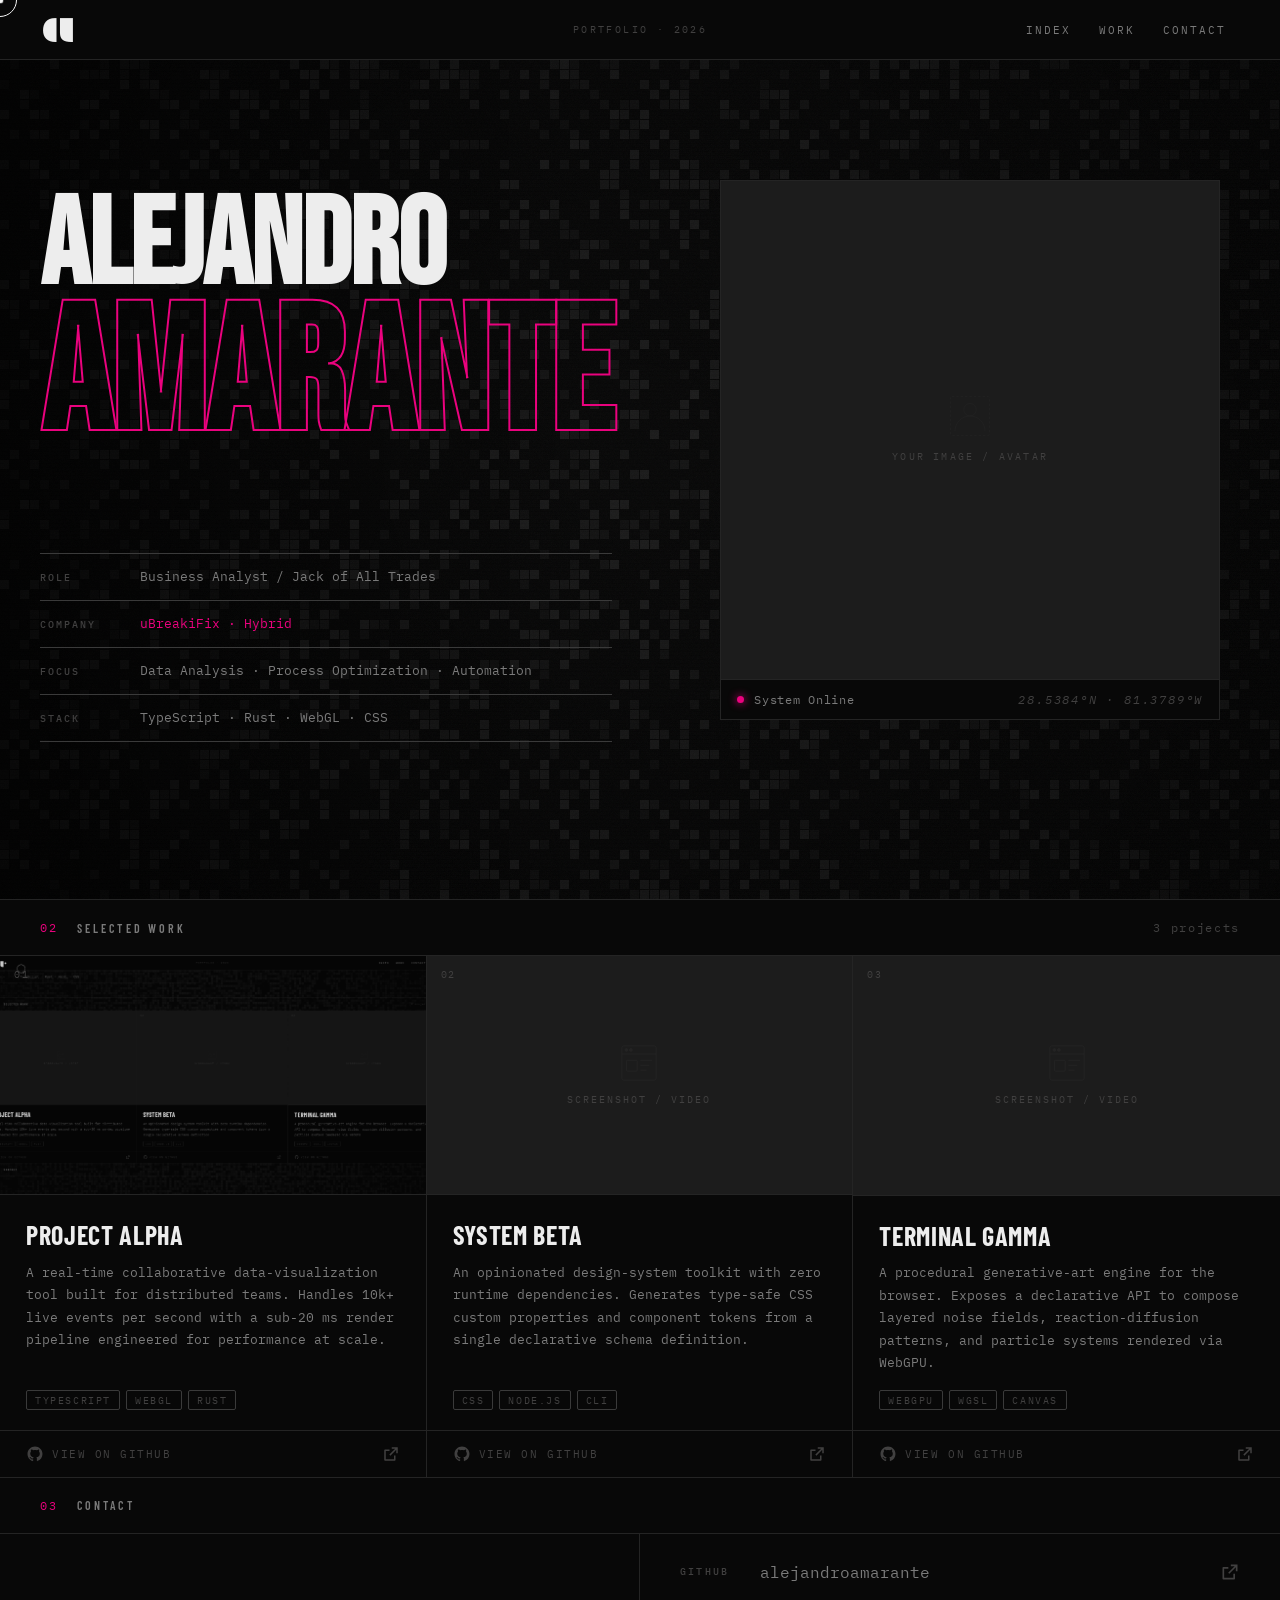
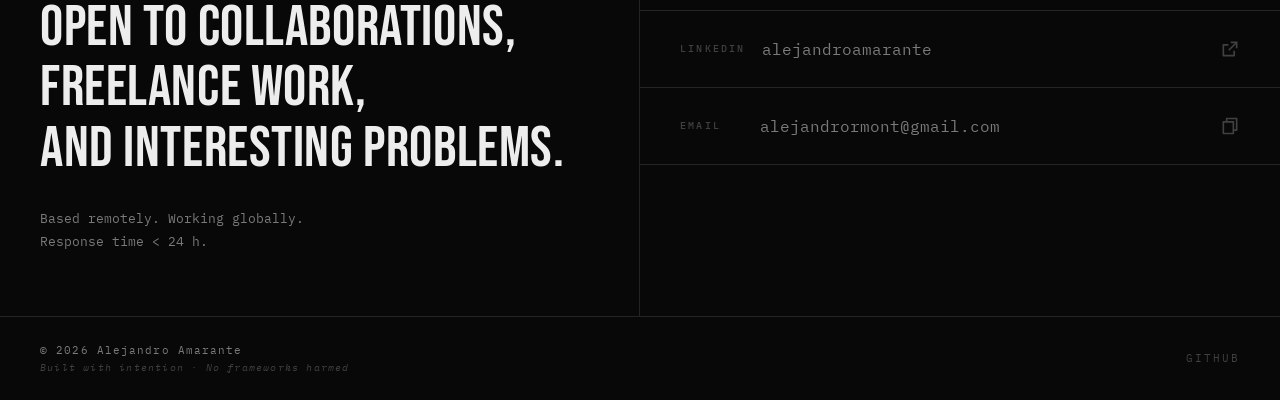
<file: index.html>
<!DOCTYPE html>
<html lang="en" data-theme="dark">

<head>
    <meta charset="UTF-8" />
    <meta name="viewport" content="width=device-width, initial-scale=1.0" />
    <title>PORTFOLIO · Alejandro Amarante</title>
    <link rel="preconnect" href="https://fonts.googleapis.com" />
    <link rel="preconnect" href="https://fonts.gstatic.com" crossorigin />
    <link
        href="https://fonts.googleapis.com/css2?family=Barlow+Condensed:ital,wght@0,100;0,200;0,300;0,400;0,500;0,600;0,700;0,800;0,900;1,100;1,200;1,300;1,400;1,500;1,600;1,700;1,800;1,900&family=Bebas+Neue&family=IBM+Plex+Mono:ital,wght@0,300;0,400;0,500;0,700;1,300&family=Plaster&display=swap"
        rel="stylesheet" />
    <link rel="stylesheet" href="styles.css" />
    <link rel="icon" type="image/svg+xml" href="./assets/favicon.svg">
</head>

<body>

    <!-- ═══ AMBIENT LAYERS ═══════════════════════════════════════ -->
    <canvas id="bg-canvas" aria-hidden="true"></canvas>
    <div id="noise-overlay" aria-hidden="true"></div>
    <div id="scanlines" aria-hidden="true"></div>

    <!-- ═══ CURSOR — two independent fixed elements ══════════════ -->
    <div id="cursor-dot" aria-hidden="true"></div>
    <div id="cursor-ring" aria-hidden="true"></div>

    <!-- ═══ COPY TOOLTIP ════════════════════════════════════════ -->
    <div id="copy-tooltip" aria-hidden="true" role="status">Copied Email</div>

    <!-- ═══ NAVIGATION ══════════════════════════════════════════ -->
    <nav id="nav" role="navigation" aria-label="Primary navigation">

        <a href="#hero" class="nav-logo" aria-label="Back to top">a</a>

        <div class="nav-center" aria-hidden="true">
            <span class="nav-ticker">PORTFOLIO ·
                <script>document.write(new Date().getFullYear())</script>
            </span>
        </div>

        <div class="nav-right">
            <a href="#hero" class="nav-link">Index</a>
            <a href="#projects" class="nav-link">Work</a>
            <a href="#contact" class="nav-link">Contact</a>

            <button id="hamburger" aria-label="Open menu" aria-expanded="false">
                <span></span><span></span><span></span>
            </button>
        </div>

    </nav>

    <!-- ═══ MOBILE MENU ══════════════════════════════════════════ -->
    <div id="mobile-menu" aria-hidden="true">
        <div class="mobile-menu-inner">
            <a href="#hero" class="mobile-nav-link" data-mobile-link>01 — Index</a>
            <a href="#projects" class="mobile-nav-link" data-mobile-link>02 — Work</a>
            <a href="#contact" class="mobile-nav-link" data-mobile-link>03 — Contact</a>
        </div>
        <div class="mobile-menu-footer">PORTFOLIO ·
            <script>document.write(new Date().getFullYear())</script>
        </div>
    </div>

    <!-- ═══ MAIN ═════════════════════════════════════════════════ -->
    <main>

        <!-- ─── HERO ──────────────────────────────────────────────── -->
        <section id="hero" aria-label="Introduction">

            <div class="hero-left">

                <div class="hero-top-meta reveal"></div>

                <div class="hero-name-wrap reveal reveal-delay-1">
                    <h1 class="hero-name" id="hero-name" aria-label="Alejandro Amarante">
                        <span class="name-line">ALEJANDRO</span>
                        <span class="name-line outline">AMARANTE</span>
                    </h1>
                </div>

                <div class="hero-meta reveal reveal-delay-2">
                    <div class="meta-row">
                        <span class="meta-label">Role</span>
                        <span class="meta-value">Business Analyst / Jack of All Trades</span>
                    </div>
                    <div class="meta-row">
                        <span class="meta-label">Company</span>
                        <span class="meta-value accent-text">uBreakiFix · Hybrid</span>
                    </div>
                    <div class="meta-row">
                        <span class="meta-label">Focus</span>
                        <span class="meta-value">Data Analysis · Process Optimization · Automation</span>
                    </div>
                    <div class="meta-row">
                        <span class="meta-label">Stack</span>
                        <span class="meta-value">TypeScript · Rust · WebGL · CSS</span>
                    </div>
                </div>

            </div>

            <div class="hero-right">

                <div class="hero-image-wrap reveal">
                    <!-- Replace with: <img src="your-photo.jpg" alt="Portrait of Alejandro Amarante" /> -->
                    <div class="image-placeholder" aria-label="Portrait placeholder">
                        <svg viewBox="0 0 64 64" fill="none" stroke="currentColor" stroke-width="1" aria-hidden="true">
                            <circle cx="32" cy="22" r="10" />
                            <path d="M8 56c0-13.255 10.745-24 24-24s24 10.745 24 24" />
                            <rect x="1" y="1" width="62" height="62" rx="2" stroke-dasharray="4 3" />
                        </svg>
                        <span>Your Image / Avatar</span>
                    </div>
                </div>

                <div class="hero-status reveal reveal-delay-1">
                    <p class="status-text">
                        <span class="status-dot" aria-hidden="true"></span>
                        System Online
                    </p>
                    <p class="hero-coords">28.5384°N · 81.3789°W</p>
                </div>

            </div>

        </section>

        <!-- ─── PROJECTS ───────────────────────────────────────────── -->
        <section id="projects" aria-label="Featured projects">

            <div class="section-header">
                <span class="section-num">02</span>
                <span class="section-title">Selected Work</span>
                <span class="section-count">3 projects</span>
            </div>

            <div class="projects-grid">

                <!-- PROJECT 1 -->
                <article class="project-card reveal">
                    <a class="card-link-overlay" href="https://github.com/yourusername/project-alpha" target="_blank"
                        rel="noopener noreferrer" aria-label="View Project Alpha on GitHub"></a>

                    <div class="project-media" data-modal-trigger>
                        <span class="project-index" aria-hidden="true">01</span>
                        <!-- REPLACE WITH -->
                        <img src="assets/imgs/project1.png" alt="Project Alpha preview" loading="lazy" />
                        <div class="media-zoom-hint" aria-hidden="true">
                            <svg xmlns="http://www.w3.org/2000/svg" viewBox="0 0 24 24" fill="currentColor">
                                <path
                                    d="M6.41421 5H10V3H3V10H5V6.41421L9.29289 10.7071L10.7071 9.29289L6.41421 5ZM21 14H19V17.5858L14.7071 13.2929L13.2929 14.7071L17.5858 19H14V21H21V14Z" />
                            </svg>
                        </div>
                    </div>

                    <div class="project-body">
                        <div class="project-info">
                            <h2 class="project-title">Project Alpha</h2>
                            <p class="project-desc">A real-time collaborative data-visualization tool built for
                                distributed teams. Handles 10k+ live events per second with a sub-20 ms render pipeline
                                engineered for performance at scale.</p>
                            <div class="project-tags">
                                <span class="tag">TypeScript</span>
                                <span class="tag">WebGL</span>
                                <span class="tag">Rust</span>
                            </div>
                        </div>
                        <div class="project-footer">
                            <span class="gh-label">
                                <svg xmlns="http://www.w3.org/2000/svg" viewBox="0 0 24 24" fill="currentColor">
                                    <path
                                        d="M12.001 2C6.47598 2 2.00098 6.475 2.00098 12C2.00098 16.425 4.86348 20.1625 8.83848 21.4875C9.33848 21.575 9.52598 21.275 9.52598 21.0125C9.52598 20.775 9.51348 19.9875 9.51348 19.15C7.00098 19.6125 6.35098 18.5375 6.15098 17.975C6.03848 17.6875 5.55098 16.8 5.12598 16.5625C4.77598 16.375 4.27598 15.9125 5.11348 15.9C5.90098 15.8875 6.46348 16.625 6.65098 16.925C7.55098 18.4375 8.98848 18.0125 9.56348 17.75C9.65098 17.1 9.91348 16.6625 10.201 16.4125C7.97598 16.1625 5.65098 15.3 5.65098 11.475C5.65098 10.3875 6.03848 9.4875 6.67598 8.7875C6.57598 8.5375 6.22598 7.5125 6.77598 6.1375C6.77598 6.1375 7.61348 5.875 9.52598 7.1625C10.326 6.9375 11.176 6.825 12.026 6.825C12.876 6.825 13.726 6.9375 14.526 7.1625C16.4385 5.8625 17.276 6.1375 17.276 6.1375C17.826 7.5125 17.476 8.5375 17.376 8.7875C18.0135 9.4875 18.401 10.375 18.401 11.475C18.401 15.3125 16.0635 16.1625 13.8385 16.4125C14.201 16.725 14.5135 17.325 14.5135 18.2625C14.5135 19.6 14.501 20.675 14.501 21.0125C14.501 21.275 14.6885 21.5875 15.1885 21.4875C19.259 20.1133 21.9999 16.2963 22.001 12C22.001 6.475 17.526 2 12.001 2Z" />
                                </svg>
                                View on GitHub
                            </span>
                            <span class="card-arrow" aria-hidden="true">
                                <svg xmlns="http://www.w3.org/2000/svg" viewBox="0 0 24 24" fill="currentColor">
                                    <path
                                        d="M10 6V8H5V19H16V14H18V20C18 20.5523 17.5523 21 17 21H4C3.44772 21 3 20.5523 3 20V7C3 6.44772 3.44772 6 4 6H10ZM21 3V11H19L18.9999 6.413L11.2071 14.2071L9.79289 12.7929L17.5849 5H13V3H21Z" />
                                </svg>
                            </span>
                        </div>
                    </div>
                </article>

                <!-- PROJECT 2 -->
                <article class="project-card reveal reveal-delay-1">
                    <a class="card-link-overlay" href="https://github.com/yourusername/system-beta" target="_blank"
                        rel="noopener noreferrer" aria-label="View System Beta on GitHub"></a>

                    <div class="project-media" data-modal-trigger>
                        <span class="project-index" aria-hidden="true">02</span>
                        <div class="media-placeholder" aria-label="Media placeholder">
                            <svg viewBox="0 0 40 40" fill="none" stroke="currentColor" stroke-width="1"
                                aria-hidden="true">
                                <rect x="1" y="1" width="38" height="38" rx="2" />
                                <path d="M1 10h38" />
                                <circle cx="6" cy="5.5" r="1.5" fill="currentColor" />
                                <circle cx="11" cy="5.5" r="1.5" fill="currentColor" />
                                <rect x="6" y="17" width="12" height="12" rx="1" />
                                <path d="M22 17h12M22 22.5h9M22 28h6" stroke-linecap="round" />
                            </svg>
                            <span>Screenshot / Video</span>
                        </div>
                        <div class="media-zoom-hint" aria-hidden="true">
                            <svg xmlns="http://www.w3.org/2000/svg" viewBox="0 0 24 24" fill="currentColor">
                                <path
                                    d="M6.41421 5H10V3H3V10H5V6.41421L9.29289 10.7071L10.7071 9.29289L6.41421 5ZM21 14H19V17.5858L14.7071 13.2929L13.2929 14.7071L17.5858 19H14V21H21V14Z" />
                            </svg>
                        </div>
                    </div>

                    <div class="project-body">
                        <div class="project-info">
                            <h2 class="project-title">System Beta</h2>
                            <p class="project-desc">An opinionated design-system toolkit with zero runtime dependencies.
                                Generates type-safe CSS custom properties and component tokens from a single declarative
                                schema definition.</p>
                            <div class="project-tags">
                                <span class="tag">CSS</span>
                                <span class="tag">Node.js</span>
                                <span class="tag">CLI</span>
                            </div>
                        </div>
                        <div class="project-footer">
                            <span class="gh-label">
                                <svg xmlns="http://www.w3.org/2000/svg" viewBox="0 0 24 24" fill="currentColor">
                                    <path
                                        d="M12.001 2C6.47598 2 2.00098 6.475 2.00098 12C2.00098 16.425 4.86348 20.1625 8.83848 21.4875C9.33848 21.575 9.52598 21.275 9.52598 21.0125C9.52598 20.775 9.51348 19.9875 9.51348 19.15C7.00098 19.6125 6.35098 18.5375 6.15098 17.975C6.03848 17.6875 5.55098 16.8 5.12598 16.5625C4.77598 16.375 4.27598 15.9125 5.11348 15.9C5.90098 15.8875 6.46348 16.625 6.65098 16.925C7.55098 18.4375 8.98848 18.0125 9.56348 17.75C9.65098 17.1 9.91348 16.6625 10.201 16.4125C7.97598 16.1625 5.65098 15.3 5.65098 11.475C5.65098 10.3875 6.03848 9.4875 6.67598 8.7875C6.57598 8.5375 6.22598 7.5125 6.77598 6.1375C6.77598 6.1375 7.61348 5.875 9.52598 7.1625C10.326 6.9375 11.176 6.825 12.026 6.825C12.876 6.825 13.726 6.9375 14.526 7.1625C16.4385 5.8625 17.276 6.1375 17.276 6.1375C17.826 7.5125 17.476 8.5375 17.376 8.7875C18.0135 9.4875 18.401 10.375 18.401 11.475C18.401 15.3125 16.0635 16.1625 13.8385 16.4125C14.201 16.725 14.5135 17.325 14.5135 18.2625C14.5135 19.6 14.501 20.675 14.501 21.0125C14.501 21.275 14.6885 21.5875 15.1885 21.4875C19.259 20.1133 21.9999 16.2963 22.001 12C22.001 6.475 17.526 2 12.001 2Z" />
                                </svg>
                                View on GitHub
                            </span>
                            <span class="card-arrow" aria-hidden="true">
                                <svg xmlns="http://www.w3.org/2000/svg" viewBox="0 0 24 24" fill="currentColor">
                                    <path
                                        d="M10 6V8H5V19H16V14H18V20C18 20.5523 17.5523 21 17 21H4C3.44772 21 3 20.5523 3 20V7C3 6.44772 3.44772 6 4 6H10ZM21 3V11H19L18.9999 6.413L11.2071 14.2071L9.79289 12.7929L17.5849 5H13V3H21Z" />
                                </svg>
                            </span>
                        </div>
                    </div>
                </article>

                <!-- PROJECT 3 -->
                <article class="project-card reveal reveal-delay-2">
                    <a class="card-link-overlay" href="https://github.com/yourusername/terminal-gamma" target="_blank"
                        rel="noopener noreferrer" aria-label="View Terminal Gamma on GitHub"></a>

                    <div class="project-media" data-modal-trigger>
                        <span class="project-index" aria-hidden="true">03</span>
                        <div class="media-placeholder" aria-label="Media placeholder">
                            <svg viewBox="0 0 40 40" fill="none" stroke="currentColor" stroke-width="1"
                                aria-hidden="true">
                                <rect x="1" y="1" width="38" height="38" rx="2" />
                                <path d="M1 10h38" />
                                <circle cx="6" cy="5.5" r="1.5" fill="currentColor" />
                                <circle cx="11" cy="5.5" r="1.5" fill="currentColor" />
                                <rect x="6" y="17" width="12" height="12" rx="1" />
                                <path d="M22 17h12M22 22.5h9M22 28h6" stroke-linecap="round" />
                            </svg>
                            <span>Screenshot / Video</span>
                        </div>
                        <div class="media-zoom-hint" aria-hidden="true">
                            <svg xmlns="http://www.w3.org/2000/svg" viewBox="0 0 24 24" fill="currentColor">
                                <path
                                    d="M6.41421 5H10V3H3V10H5V6.41421L9.29289 10.7071L10.7071 9.29289L6.41421 5ZM21 14H19V17.5858L14.7071 13.2929L13.2929 14.7071L17.5858 19H14V21H21V14Z" />
                            </svg>
                        </div>
                    </div>

                    <div class="project-body">
                        <div class="project-info">
                            <h2 class="project-title">Terminal Gamma</h2>
                            <p class="project-desc">A procedural generative-art engine for the browser. Exposes a
                                declarative API to compose layered noise fields, reaction-diffusion patterns, and
                                particle systems rendered via WebGPU.</p>
                            <div class="project-tags">
                                <span class="tag">WebGPU</span>
                                <span class="tag">WGSL</span>
                                <span class="tag">Canvas</span>
                            </div>
                        </div>
                        <div class="project-footer">
                            <span class="gh-label">
                                <svg xmlns="http://www.w3.org/2000/svg" viewBox="0 0 24 24" fill="currentColor">
                                    <path
                                        d="M12.001 2C6.47598 2 2.00098 6.475 2.00098 12C2.00098 16.425 4.86348 20.1625 8.83848 21.4875C9.33848 21.575 9.52598 21.275 9.52598 21.0125C9.52598 20.775 9.51348 19.9875 9.51348 19.15C7.00098 19.6125 6.35098 18.5375 6.15098 17.975C6.03848 17.6875 5.55098 16.8 5.12598 16.5625C4.77598 16.375 4.27598 15.9125 5.11348 15.9C5.90098 15.8875 6.46348 16.625 6.65098 16.925C7.55098 18.4375 8.98848 18.0125 9.56348 17.75C9.65098 17.1 9.91348 16.6625 10.201 16.4125C7.97598 16.1625 5.65098 15.3 5.65098 11.475C5.65098 10.3875 6.03848 9.4875 6.67598 8.7875C6.57598 8.5375 6.22598 7.5125 6.77598 6.1375C6.77598 6.1375 7.61348 5.875 9.52598 7.1625C10.326 6.9375 11.176 6.825 12.026 6.825C12.876 6.825 13.726 6.9375 14.526 7.1625C16.4385 5.8625 17.276 6.1375 17.276 6.1375C17.826 7.5125 17.476 8.5375 17.376 8.7875C18.0135 9.4875 18.401 10.375 18.401 11.475C18.401 15.3125 16.0635 16.1625 13.8385 16.4125C14.201 16.725 14.5135 17.325 14.5135 18.2625C14.5135 19.6 14.501 20.675 14.501 21.0125C14.501 21.275 14.6885 21.5875 15.1885 21.4875C19.259 20.1133 21.9999 16.2963 22.001 12C22.001 6.475 17.526 2 12.001 2Z" />
                                </svg>
                                View on GitHub
                            </span>
                            <span class="card-arrow" aria-hidden="true">
                                <svg xmlns="http://www.w3.org/2000/svg" viewBox="0 0 24 24" fill="currentColor">
                                    <path
                                        d="M10 6V8H5V19H16V14H18V20C18 20.5523 17.5523 21 17 21H4C3.44772 21 3 20.5523 3 20V7C3 6.44772 3.44772 6 4 6H10ZM21 3V11H19L18.9999 6.413L11.2071 14.2071L9.79289 12.7929L17.5849 5H13V3H21Z" />
                                </svg>
                            </span>
                        </div>
                    </div>
                </article>

            </div>
        </section>

        <!-- ─── CONTACT ────────────────────────────────────────────── -->
        <section id="contact" aria-label="Contact">

            <div class="section-header">
                <span class="section-num">03</span>
                <span class="section-title">Contact</span>
            </div>

            <div class="contact-grid">

                <div class="contact-left reveal">
                    <p class="contact-tagline">
                        Open to collaborations,<br>
                        freelance work,<br>
                        and interesting problems.
                    </p>
                    <p class="contact-sub">
                        Based remotely. Working globally.<br>
                        Response time &lt; 24 h.
                    </p>
                </div>

                <div class="contact-links reveal reveal-delay-1">

                    <a href="https://github.com/AlejandroAmarante" class="contact-row" target="_blank"
                        rel="noopener noreferrer" aria-label="GitHub profile">
                        <span class="contact-label">GitHub</span>
                        <span class="contact-value">alejandroamarante</span>
                        <span class="contact-icon" aria-hidden="true">
                            <svg xmlns="http://www.w3.org/2000/svg" viewBox="0 0 24 24" fill="currentColor">
                                <path
                                    d="M10 6V8H5V19H16V14H18V20C18 20.5523 17.5523 21 17 21H4C3.44772 21 3 20.5523 3 20V7C3 6.44772 3.44772 6 4 6H10ZM21 3V11H19L18.9999 6.413L11.2071 14.2071L9.79289 12.7929L17.5849 5H13V3H21Z" />
                            </svg>
                        </span>
                    </a>

                    <a href="https://www.linkedin.com/in/alejandroamarante" class="contact-row" target="_blank"
                        rel="noopener noreferrer" aria-label="LinkedIn profile">
                        <span class="contact-label">LinkedIn</span>
                        <span class="contact-value">alejandroamarante</span>
                        <span class="contact-icon" aria-hidden="true">
                            <svg xmlns="http://www.w3.org/2000/svg" viewBox="0 0 24 24" fill="currentColor">
                                <path
                                    d="M10 6V8H5V19H16V14H18V20C18 20.5523 17.5523 21 17 21H4C3.44772 21 3 20.5523 3 20V7C3 6.44772 3.44772 6 4 6H10ZM21 3V11H19L18.9999 6.413L11.2071 14.2071L9.79289 12.7929L17.5849 5H13V3H21Z" />
                            </svg>
                        </span>
                    </a>

                    <button class="contact-row" id="email-copy" data-email="alejandrormont@gmail.com"
                        aria-label="Copy email address to clipboard">
                        <span class="contact-label">Email</span>
                        <span class="contact-value" id="email-display">alejandrormont@gmail.com</span>
                        <span class="contact-icon" aria-hidden="true">
                            <svg xmlns="http://www.w3.org/2000/svg" viewBox="0 0 24 24" fill="currentColor">
                                <path
                                    d="M6.9998 6V3C6.9998 2.44772 7.44752 2 7.9998 2H19.9998C20.5521 2 20.9998 2.44772 20.9998 3V17C20.9998 17.5523 20.5521 18 19.9998 18H16.9998V20.9991C16.9998 21.5519 16.5499 22 15.993 22H4.00666C3.45059 22 3 21.5554 3 20.9991L3.0026 7.00087C3.0027 6.44811 3.45264 6 4.00942 6H6.9998ZM5.00242 8L5.00019 20H14.9998V8H5.00242ZM8.9998 6H16.9998V16H18.9998V4H8.9998V6Z" />
                            </svg>
                        </span>
                    </button>

                </div>

            </div>

        </section>

        <!-- ─── FOOTER ─────────────────────────────────────────────── -->
        <footer id="footer">
            <div class="footer-left">
                <p class="footer-copy">©
                    <script>document.write(new Date().getFullYear());</script> Alejandro Amarante
                </p>
                <p class="footer-build">Built with intention · No frameworks harmed</p>
            </div>
            <nav class="footer-links" aria-label="Social links">
                <a href="https://github.com/yourusername" class="footer-link" target="_blank" rel="noopener">GitHub</a>
            </nav>
        </footer>

    </main>

    <!-- ═══ MODAL ════════════════════════════════════════════════ -->
    <div id="modal" role="dialog" aria-modal="true" aria-label="Media preview" aria-hidden="true">
        <div id="modal-backdrop"></div>
        <div id="modal-inner">
            <button id="modal-close" aria-label="Close preview">
                <svg viewBox="0 0 20 20" fill="none" stroke="currentColor" stroke-width="1.5">
                    <line x1="3" y1="3" x2="17" y2="17" />
                    <line x1="17" y1="3" x2="3" y2="17" />
                </svg>
            </button>
            <div id="modal-content"></div>
            <p id="modal-hint">ESC or click outside to close</p>
        </div>
    </div>

    <script src="script.js"></script>
    <script src="debug-display.js"></script>
</body>

</html>
</file>
<file: styles.css>
/* ═══════════════════════════════════════════════════════════════
   TOKENS  —  dark mode only
═══════════════════════════════════════════════════════════════ */
:root {
  --bg: #080808;
  --bg-trans: rgba(8, 8, 8, 0.5);
  --bg-2: #101010;
  --bg-3: #181818;
  --surface: #1c1c1c;
  --border: #242424;
  --border-hi: #3a3a3a;
  --text: #ededed;
  --text-muted: #7a7a7a;
  --text-dim: #414040;

  /* Accent — acid chartreuse */
  --accent: #ea027e;
  --accent-dim: #ea027e1a;
  --accent-glow: #ea027e0e;

  /* Typography */
  --font-display: "Bebas Neue", sans-serif;
  --font-ui: "Barlow Condensed", sans-serif;
  --font-mono: "IBM Plex Mono", monospace;

  /* Motion */
  --ease-out: cubic-bezier(0.16, 1, 0.3, 1);
  --t-fast: 0.15s;
  --t-mid: 0.32s;
  --t-slow: 0.65s;
}

/* ═══════════════════════════════════════════════════════════════
   RESET
═══════════════════════════════════════════════════════════════ */
*,
*::before,
*::after {
  box-sizing: border-box;
  margin: 0;
  padding: 0;
  /* FIX 3: Hide the system cursor globally — only the custom
     cursor should ever be visible, including on <a> and <button>
     which the browser would normally show "pointer" for.         */
  cursor: none !important;
}

html {
  scroll-behavior: smooth;
  font-size: 16px;
}

body {
  font-family: var(--font-mono);
  background: var(--bg);
  color: var(--text);
  overflow-x: hidden;
}

a {
  color: inherit;
  text-decoration: none;
}
button {
  appearance: none;
  background: none;
  border: none;
  color: inherit;
  font: inherit;
}
img,
video {
  display: block;
  width: 100%;
  height: 100%;
  object-fit: cover;
}

/* ═══════════════════════════════════════════════════════════════
   SCROLL OFFSET  —  compensate for fixed nav on anchor jump
═══════════════════════════════════════════════════════════════ */
#hero,
#projects,
#contact,
#footer {
  scroll-margin-top: 60px;
}

/* ═══════════════════════════════════════════════════════════════
   CURSOR
   FIX 3: mix-blend-mode: exclusion on white elements makes the
   cursor self-inverting — it becomes dark on light backgrounds
   and bright on dark ones, staying visible against any color.
   will-change: transform is intentionally omitted here because
   it creates a separate compositing layer that isolates blend
   modes in some browsers.
═══════════════════════════════════════════════════════════════ */
#cursor-dot,
#cursor-ring {
  position: fixed;
  top: 0;
  left: 0;
  pointer-events: none;
  z-index: 9999;
  border-radius: 50%;
  /* JS sets transform: translate(Xpx, Ypx) translate(-50%,-50%) */
  transform: translate(-50%, -50%);
}

#cursor-dot {
  width: 7px;
  height: 7px;
  background: #ffffff;
  mix-blend-mode: exclusion;
  transition:
    width var(--t-fast),
    height var(--t-fast);
  z-index: 9999;
}

#cursor-ring {
  width: 34px;
  height: 34px;
  border: 1.5px solid #ffffff;
  background: transparent;
  mix-blend-mode: exclusion;
  z-index: 9998;
  transition:
    width 0.22s var(--ease-out),
    height 0.22s var(--ease-out);
}

/* Hover — expand only; keep white for consistent exclusion blend */
body.cursor-hover #cursor-dot {
  width: 10px;
  height: 10px;
}
body.cursor-hover #cursor-ring {
  width: 54px;
  height: 54px;
}

/* Click — contract ring for tactile feel */
body.cursor-click #cursor-ring {
  width: 22px;
  height: 22px;
}

/* Touch devices: hide custom cursor, restore system cursor */
@media (hover: none) {
  #cursor-dot,
  #cursor-ring {
    display: none;
  }
  *,
  *::before,
  *::after {
    cursor: auto !important;
  }
}

/* ═══════════════════════════════════════════════════════════════
   COPY TOOLTIP
═══════════════════════════════════════════════════════════════ */
#copy-tooltip {
  position: fixed;
  z-index: 9999;
  top: 0;
  left: 0;
  pointer-events: none;
  padding: 5px 12px 4px;
  background: var(--accent);
  color: var(--bg);
  font-family: var(--font-mono);
  font-size: 10px;
  font-weight: 500;
  letter-spacing: 0.18em;
  text-transform: uppercase;
  border-radius: 2px;
  white-space: nowrap;
  opacity: 0;
  transition: opacity 0.5s var(--ease-out);
}
#copy-tooltip.visible {
  opacity: 1;
}

/* ═══════════════════════════════════════════════════════════════
   AMBIENT LAYERS
═══════════════════════════════════════════════════════════════ */
#bg-canvas {
  position: fixed;
  inset: 0;
  z-index: 0;
  pointer-events: none;
}

#noise-overlay {
  position: fixed;
  inset: 0;
  z-index: 1;
  pointer-events: none;
  opacity: 0.038;
  background-image: url("data:image/svg+xml,%3Csvg viewBox='0 0 256 256' xmlns='http://www.w3.org/2000/svg'%3E%3Cfilter id='n'%3E%3CfeTurbulence type='fractalNoise' baseFrequency='0.85' numOctaves='4' stitchTiles='stitch'/%3E%3C/filter%3E%3Crect width='100%25' height='100%25' filter='url(%23n)'/%3E%3C/svg%3E");
  background-size: 160px 160px;
  animation: noiseShift 0.7s steps(1) infinite;
}

@keyframes noiseShift {
  0% {
    background-position: 0px 0px;
  }
  15% {
    background-position: -48px 32px;
  }
  30% {
    background-position: 72px -24px;
  }
  45% {
    background-position: -16px 60px;
  }
  60% {
    background-position: 40px -52px;
  }
  75% {
    background-position: -60px 14px;
  }
  90% {
    background-position: 24px -38px;
  }
  100% {
    background-position: 0px 0px;
  }
}

#scanlines {
  position: fixed;
  inset: 0;
  z-index: 2;
  pointer-events: none;
  background: repeating-linear-gradient(
    to bottom,
    transparent 0px,
    transparent 3px,
    rgba(0, 0, 0, 0.022) 3px,
    rgba(0, 0, 0, 0.022) 4px
  );
}

/* ═══════════════════════════════════════════════════════════════
   NAV
   FIX 2: align-items: stretch on #nav and .nav-right makes
   nav-links fill the full 60 px height, so the entire vertical
   area is hoverable / clickable — not just the text.
   The underline ::after is anchored at bottom: 0 of the link
   (= bottom of the nav bar) and spans the inner text width.
   The logo and hamburger center themselves with align-self.
═══════════════════════════════════════════════════════════════ */
#nav {
  position: fixed;
  top: 0;
  left: 0;
  right: 0;
  z-index: 200;
  display: flex;
  align-items: stretch; /* children fill full nav height */
  justify-content: space-between;
  padding: 0 40px;
  height: 60px;
  border-bottom: 1px solid var(--border);
  background: var(--bg);
}

/* Logo — Plaster glyph, self-centers vertically */
.nav-logo {
  font-family: Plaster, sans-serif;
  font-size: 48px;
  line-height: 1;
  color: var(--text);
  white-space: nowrap;
  flex-shrink: 0;
  align-self: center;
  position: relative;
  z-index: 1;
  transform: translateY(-5px);
  transition: color var(--t-fast);
}
.nav-logo:hover {
  color: var(--accent);
}

/* Center ticker — absolute so it's always at viewport 50% */
.nav-center {
  position: absolute;
  left: 50%;
  transform: translateX(-50%);
  top: 0;
  bottom: 0;
  display: flex;
  align-items: center;
  pointer-events: none;
  white-space: nowrap;
}
.nav-ticker {
  font-size: 10px;
  letter-spacing: 0.24em;
  text-transform: uppercase;
  color: var(--text-dim);
}

/* Right cluster — also stretches so links inside can fill height */
.nav-right {
  display: flex;
  align-items: stretch; /* pass stretch down to nav-links */
  gap: 0; /* gap replaced by padding on each link */
  flex-shrink: 0;
  position: relative;
  z-index: 1;
}

/* Nav links — full height, horizontally padded, flex-centered text */
.nav-link {
  display: flex;
  align-items: center;
  padding: 0 14px; /* horizontal breathing room */
  font-size: 11px;
  letter-spacing: 0.18em;
  text-transform: uppercase;
  color: var(--text-muted);
  position: relative;
  transition: color var(--t-fast);
}

/* Underline at bottom of nav bar — slides in from left */
.nav-link::after {
  content: "";
  position: absolute;
  bottom: auto; /* remove bottom: 0 */
  top: calc(50% + 8px); /* sits just below the centered text */
  left: 14px;
  right: 14px;
  height: 1.5px;
  background: var(--accent);
  transform: scaleX(0);
  transform-origin: left;
  transition: transform var(--t-mid) var(--ease-out);
}
.nav-link:hover {
  color: var(--accent);
}
.nav-link:hover::after {
  transform: scaleX(1);
}

/* Hamburger — mobile only; self-centers, does not stretch */
#hamburger {
  display: none;
  flex-direction: column;
  justify-content: center;
  gap: 5px;
  width: 32px;
  height: 32px;
  border: 1px solid var(--border-hi);
  border-radius: 2px;
  padding: 7px 6px;
  align-self: center; /* center within stretched nav-right */
  transition: border-color var(--t-fast);
}
#hamburger span {
  display: block;
  height: 1px;
  background: var(--text-muted);
  transition:
    transform var(--t-mid) var(--ease-out),
    opacity var(--t-fast),
    background var(--t-fast);
  transform-origin: center;
}
#hamburger:hover {
  border-color: var(--accent);
}
#hamburger:hover span {
  background: var(--accent);
}
#hamburger[aria-expanded="true"] span:nth-child(1) {
  transform: translateY(6px) rotate(45deg);
}
#hamburger[aria-expanded="true"] span:nth-child(2) {
  opacity: 0;
}
#hamburger[aria-expanded="true"] span:nth-child(3) {
  transform: translateY(-6px) rotate(-45deg);
}

/* ─── MOBILE MENU ─── */
#mobile-menu {
  position: fixed;
  inset: 60px 0 0 0;
  z-index: 190;
  background: var(--bg);
  display: flex;
  flex-direction: column;
  justify-content: space-between;
  padding: 40px 28px 36px;
  border-top: 1px solid var(--border);
  pointer-events: none;
  opacity: 0;
  transform: translateY(-10px);
  transition:
    opacity var(--t-mid) var(--ease-out),
    transform var(--t-mid) var(--ease-out);
}
#mobile-menu.open {
  opacity: 1;
  transform: translateY(0);
  pointer-events: all;
}

.mobile-nav-link {
  font-family: var(--font-display);
  font-size: 44px;
  letter-spacing: 0.03em;
  color: var(--text-muted);
  display: block;
  padding: 14px 0;
  border-bottom: 1px solid var(--border);
  transition:
    color var(--t-fast),
    padding-left var(--t-mid) var(--ease-out);
}
.mobile-nav-link:first-child {
  border-top: 1px solid var(--border);
}
.mobile-nav-link:hover {
  color: var(--accent);
  padding-left: 8px;
}

.mobile-menu-footer {
  font-size: 10px;
  letter-spacing: 0.2em;
  text-transform: uppercase;
  color: var(--text-dim);
}

/* ═══════════════════════════════════════════════════════════════
   MAIN — transparent so GoL canvas shows through
═══════════════════════════════════════════════════════════════ */
main {
  position: relative;
  z-index: 10;
  background: transparent;
}

/* ═══════════════════════════════════════════════════════════════
   HERO
═══════════════════════════════════════════════════════════════ */
#hero {
  min-height: 100svh;
  display: grid;
  grid-template-columns: 1fr 1fr;
  border-bottom: 1px solid var(--border);
  position: relative;
}

#hero::before {
  content: "";
  position: absolute;
  inset: 0;
  pointer-events: none;
  z-index: 0;
  background:
    linear-gradient(
      to right,
      rgba(0, 0, 0, 0.4) 0%,
      transparent 40%
    )
}

/* Left column */
.hero-left {
  padding: 0px 48px 60px 40px;
  display: flex;
  flex-direction: column;
  justify-content: space-evenly;
}

.hero-top-meta {
  display: flex;
  align-items: center;
  justify-content: space-between;
  min-height: 1px;
}

.eyebrow {
  font-size: 11px;
  letter-spacing: 0.2em;
  text-transform: uppercase;
  color: var(--text-dim);
}

/* Name — static, no motion */
.hero-name-wrap {
  display: flex;
  align-items: center;
  padding: 0 0 0px; /* controls the breathing room above/below the name */
}

.hero-name {
  font-family: var(--font-display);
  font-size: clamp(72px, 9.5vw, 152px);
  line-height: 0.88;
  letter-spacing: -0.01em;
  color: var(--text);
  user-select: none;
}

.name-line {
  display: block;
}
.name-line.outline {
  -webkit-text-stroke: 2px var(--text);
  color: transparent;
  -webkit-text-stroke-color: var(--accent);
  font-size: 11rem;
}
/* #hero:hover .name-line.outline {
  -webkit-text-stroke-color: var(--accent);
} */

/* Meta table */
.hero-meta {
  border-top: 1px solid var(--border-hi);
}

.meta-row {
  display: grid;
  grid-template-columns: 88px 1fr;
  gap: 12px;
  align-items: baseline;
  padding: 13px 0;
  border-bottom: 1px solid var(--border-hi);
}

.meta-label {
  font-size: 10px;
  letter-spacing: 0.2em;
  text-transform: uppercase;
  color: var(--text-dim);
  font-weight: 500;
}

.meta-value {
  font-size: 13px;
  color: var(--text-muted);
  font-weight: 400;
  line-height: 1.55;
}

/* Right column — centres the image+status block */
.hero-right {
  display: flex;
  flex-direction: column;
  align-items: center;
  justify-content: center;
  padding: 48px 40px;
}

/* Avatar — fixed portrait card, does not fill the column */
.hero-image-wrap {
  width: min(500px, 100%);
  aspect-ratio: 1 / 1;
  flex: 0 0 auto;
  overflow: hidden;
  background: var(--surface);
  border: 1px solid var(--border);
}

.hero-image-wrap img {
  width: 100%;
  height: 100%;
  object-fit: cover;
  object-position: top center;
  filter: grayscale(100%) contrast(1.08);
  opacity: 0.85;
  transition:
    transform 0.8s var(--ease-out),
    opacity 0.3s;
}
.hero-image-wrap:hover img {
  transform: scale(1.03);
  opacity: 0.95;
}

.image-placeholder {
  width: 100%;
  height: 100%;
  display: flex;
  flex-direction: column;
  align-items: center;
  justify-content: center;
  gap: 14px;
  color: var(--text-dim);
}
.image-placeholder svg {
  width: 40px;
  opacity: 0.2;
}
.image-placeholder span {
  font-size: 10px;
  letter-spacing: 0.22em;
  text-transform: uppercase;
}

/* Status strip — glued directly below image */
.hero-status {
  flex: 0 0 auto;
  width: min(500px, 100%);
  display: flex;
  align-items: center;
  justify-content: space-between;
  padding: 12px 16px;
  border: 1px solid var(--border);
  border-top: none;
  background: var(--bg);
}

.status-text {
  display: flex;
  align-items: center;
  gap: 10px;
  font-size: 12px;
  color: var(--text-muted);
  letter-spacing: 0.06em;
}

.status-dot {
  display: inline-block;
  width: 7px;
  height: 7px;
  border-radius: 50%;
  background: var(--accent);
  box-shadow: 0 0 8px var(--accent);
  flex-shrink: 0;
  animation: blink 2.4s ease-in-out infinite;
}

@keyframes blink {
  0%,
  100% {
    opacity: 1;
  }
  50% {
    opacity: 0.2;
  }
}

.hero-coords {
  font-size: 12px;
  color: var(--text-dim);
  letter-spacing: 0.15em;
  font-style: italic;
}

/* ═══════════════════════════════════════════════════════════════
   SECTION HEADER (shared)
═══════════════════════════════════════════════════════════════ */
.section-header {
  display: flex;
  align-items: center;
  gap: 18px;
  padding: 20px 40px;
  border-bottom: 1px solid var(--border);
}
.section-num {
  font-size: 12px;
  letter-spacing: 0.2em;
  color: var(--accent);
}
.section-title {
  font-family: var(--font-ui);
  font-size: 12px;
  letter-spacing: 0.26em;
  text-transform: uppercase;
  color: var(--text-muted);
  font-weight: 600;
}
.section-count {
  margin-left: auto;
  font-size: 12px;
  letter-spacing: 0.14em;
  color: var(--text-dim);
}

/* ═══════════════════════════════════════════════════════════════
   PROJECTS GRID
   FIX 4: The accent left-edge indicator (::before) was potentially
   clipped by overflow: hidden on .project-card. Removing overflow
   from the card is the clean fix — .project-media already has its
   own overflow: hidden to contain the image zoom, so nothing breaks.
   The ::before z-index is raised to 10 to guarantee it paints above
   the card's border-right and the overlay link element.
═══════════════════════════════════════════════════════════════ */
#projects {
  border-bottom: 1px solid var(--border);
  background: var(--bg);
}

.projects-grid {
  display: grid;
  grid-template-columns: repeat(3, 1fr);
}

.project-card {
  position: relative;
  border-right: 1px solid var(--border);
  display: flex;
  flex-direction: column;
  background: var(--bg);
  /* overflow: hidden REMOVED — was clipping the ::before indicator.
     .project-media has its own overflow:hidden for image zoom.    */
  transition: background var(--t-fast);
}
.project-card:last-child {
  border-right: none;
}
.project-card:hover {
  background: var(--bg-2);
}

/* Full-card clickable overlay */
.card-link-overlay {
  position: absolute;
  inset: 0;
  z-index: 3;
}

/* Left-edge accent indicator — now unclipped and above borders */
.project-card::before {
  content: "";
  position: absolute;
  left: 0;
  top: 0;
  bottom: 0;
  width: 3px;
  background: var(--accent);
  transform: scaleY(0);
  transform-origin: bottom;
  transition: transform 0.5s var(--ease-out);
  z-index: 10; /* above overlay (3), border-right, and all card content */
}
.project-card:hover::before {
  transform: scaleY(1);
  transition: transform 2s var(--ease-out);
}

/* Media */
.project-media {
  position: relative;
  aspect-ratio: 16/9;
  overflow: hidden; /* contains image zoom, unaffected by card change */
  background: var(--surface);
  border-bottom: 1px solid var(--border);
  z-index: 11;
}

.project-media img,
.project-media video {
  filter: grayscale(100%) contrast(1.08);
  opacity: 0.8;
  transition:
    transform var(--t-slow) var(--ease-out),
    opacity 0.3s,
    filter 0.3s;
}
.project-card:hover .project-media img,
.project-card:hover .project-media video {
  transform: scale(1.05);
  opacity: 1;
  filter: grayscale(70%) contrast(1.1);
}

.media-placeholder {
  width: 100%;
  height: 100%;
  display: flex;
  flex-direction: column;
  align-items: center;
  justify-content: center;
  gap: 12px;
  color: var(--text-dim);
  transition: color var(--t-fast);
}
.media-placeholder svg {
  width: 36px;
  opacity: 0.22;
}
.media-placeholder span {
  font-size: 10px;
  letter-spacing: 0.2em;
  text-transform: uppercase;
}
.project-card:hover .media-placeholder {
  color: var(--text-muted);
}

.project-index {
  position: absolute;
  top: 12px;
  left: 14px;
  font-size: 10px;
  letter-spacing: 0.18em;
  color: var(--text-dim);
  z-index: 2;
}

/* Zoom hint */
.media-zoom-hint {
  position: absolute;
  bottom: 10px;
  right: 12px;
  width: 28px;
  height: 28px;
  display: flex;
  align-items: center;
  justify-content: center;
  border: 1px solid var(--border-hi);
  border-radius: 2px;
  background: var(--bg);
  color: var(--text-dim);
  opacity: 0;
  transform: scale(0.88);
  transition:
    opacity 0.22s,
    transform 0.22s var(--ease-out),
    color 0.18s,
    border-color 0.18s;
  z-index: 6;
}
.media-zoom-hint svg {
  width: 18px;
}
.project-card:hover .media-zoom-hint {
  opacity: 1;
  transform: scale(1);
  color: var(--accent);
  border-color: var(--accent);
}

/* Card body */
.project-body {
  display: flex;
  flex-direction: column;
  flex: 1;
  background: var(--bg);
  transition: background var(--t-fast);
}
.project-card:hover .project-body {
  background: var(--bg-2);
}

.project-info {
  padding: 26px 26px 20px;
  flex: 1;
  display: flex;
  flex-direction: column;
  gap: 12px;
}

.project-title {
  font-family: var(--font-ui);
  font-size: 26px;
  font-weight: 700;
  letter-spacing: 0.025em;
  text-transform: uppercase;
  color: var(--text);
  line-height: 1.05;
  transition: color var(--t-fast);
}
.project-card:hover .project-title {
  color: var(--accent);
}

.project-desc {
  font-size: 12.5px;
  line-height: 1.8;
  color: var(--text-muted);
  font-weight: 400;
  flex: 1;
}

.project-tags {
  display: flex;
  flex-wrap: wrap;
  gap: 6px;
  margin-top: 4px;
}
.tag {
  font-size: 10px;
  letter-spacing: 0.16em;
  text-transform: uppercase;
  border: 1px solid var(--border-hi);
  color: var(--text-dim);
  padding: 3px 8px 2px;
  border-radius: 2px;
  transition:
    border-color var(--t-fast),
    color var(--t-fast),
    background var(--t-fast);
}
.project-card:hover .tag {
  border-color: var(--accent);
  color: var(--accent);
  background: var(--accent-dim);
}

/* Card footer */
.project-footer {
  display: flex;
  align-items: center;
  justify-content: space-between;
  padding: 14px 26px;
  border-top: 1px solid var(--border);
  position: relative;
  z-index: 4;
  pointer-events: none;
}

.gh-label {
  display: flex;
  align-items: center;
  gap: 8px;
  font-size: 11px;
  letter-spacing: 0.14em;
  text-transform: uppercase;
  color: var(--text-dim);
  transition: color var(--t-fast);
}
.gh-label svg {
  width: 18px;
  height: 18px;
  flex-shrink: 0;
}
.project-card:hover .gh-label {
  color: var(--accent);
}

.card-arrow {
  display: flex;
  align-items: center;
  color: var(--text-dim);
  transition:
    transform var(--t-mid) var(--ease-out),
    color var(--t-fast);
}
.card-arrow svg {
  width: 18px;
  height: 18px;
}
.project-card:hover .card-arrow {
  transform: scale(1.2);
  color: var(--accent);
}

/* ═══════════════════════════════════════════════════════════════
   CONTACT SECTION
═══════════════════════════════════════════════════════════════ */
#contact {
  border-bottom: 1px solid var(--border);
  background: var(--bg-trans);
}

.contact-grid {
  display: grid;
  grid-template-columns: 1fr 1fr;
}

.contact-left {
  padding: 64px 48px 64px 40px;
  border-right: 1px solid var(--border);
  display: flex;
  flex-direction: column;
  justify-content: center;
  gap: 28px;
}

.contact-tagline {
  font-family: var(--font-display);
  font-size: clamp(36px, 4.5vw, 64px);
  line-height: 1.05;
  letter-spacing: 0.01em;
  color: var(--text);
}

.contact-sub {
  font-size: 12.5px;
  line-height: 1.8;
  color: var(--text-muted);
  font-weight: 400;
}

.contact-links {
  display: flex;
  flex-direction: column;
}

/* Contact row — layout-stable on hover; only color + ::after animate */
.contact-row {
  display: flex;
  align-items: center;
  gap: 16px;
  padding: 28px 40px;
  border-bottom: 1px solid var(--border);
  width: 100%;
  text-align: left;
  background: transparent;
  position: relative;
  overflow: hidden;
  transform: translateZ(0);
}
.contact-row:first-child {
  border-top: none;
}

.contact-row::after {
  content: "";
  position: absolute;
  inset: 0;
  background: var(--accent-dim);
  transform: translateX(-101%);
  transition: transform 0.38s var(--ease-out);
  pointer-events: none;
}
.contact-row:hover::after {
  transform: translateX(0);
}

.contact-label {
  font-size: 10px;
  letter-spacing: 0.22em;
  text-transform: uppercase;
  color: var(--text-dim);
  min-width: 64px;
  position: relative;
  z-index: 1;
  transition: color var(--t-fast);
  font-weight: 500;
}

.contact-value {
  font-size: 16px;
  color: var(--text-muted);
  font-weight: 400;
  flex: 1;
  position: relative;
  z-index: 1;
  transition: color var(--t-fast);
}

.contact-icon {
  display: flex;
  align-items: center;
  color: var(--text-dim);
  position: relative;
  z-index: 1;
  transition: color var(--t-fast);
}
.contact-icon svg {
  width: 20px;
  display: block;
}

.contact-row:hover .contact-label,
.contact-row:hover .contact-value,
.contact-row:hover .contact-icon {
  color: var(--accent);
  will-change: color;
}

/* ═══════════════════════════════════════════════════════════════
   FOOTER
═══════════════════════════════════════════════════════════════ */
#footer {
  display: flex;
  align-items: center;
  justify-content: space-between;
  flex-wrap: wrap;
  gap: 16px;
  padding: 26px 40px;
  background: var(--bg-trans);
}

.footer-left {
  display: flex;
  flex-direction: column;
  gap: 4px;
}
.footer-copy {
  font-size: 11px;
  color: var(--text-muted);
  letter-spacing: 0.1em;
}
.footer-build {
  font-size: 10px;
  color: var(--text-dim);
  letter-spacing: 0.12em;
  font-style: italic;
}

.footer-links {
  display: flex;
  gap: 28px;
  flex-wrap: wrap;
}
.footer-link {
  font-size: 11px;
  letter-spacing: 0.18em;
  text-transform: uppercase;
  color: var(--text-dim);
  position: relative;
  padding-bottom: 2px;
  transition: color var(--t-fast);
}
.footer-link::after {
  content: "";
  position: absolute;
  bottom: 0;
  left: 0;
  width: 0;
  height: 1px;
  background: var(--accent);
  transition: width var(--t-mid) var(--ease-out);
}
.footer-link:hover {
  color: var(--accent);
}
.footer-link:hover::after {
  width: 100%;
}

/* ═══════════════════════════════════════════════════════════════
   MODAL
═══════════════════════════════════════════════════════════════ */
#modal {
  position: fixed;
  inset: 0;
  z-index: 500;
  display: flex;
  align-items: center;
  justify-content: center;
  padding: 24px;
  pointer-events: none;
  opacity: 0;
  transition: opacity 0.28s var(--ease-out);
}
#modal.open {
  opacity: 1;
  pointer-events: all;
}

#modal-backdrop {
  position: absolute;
  inset: 0;
  background: rgba(0, 0, 0, 0.88);
  backdrop-filter: blur(8px);
  -webkit-backdrop-filter: blur(8px);
}

#modal-inner {
  position: relative;
  z-index: 1;
  width: min(1080px, 100%);
  display: flex;
  flex-direction: column;
  align-items: center;
  gap: 14px;
  transform: scale(0.96) translateY(8px);
  transition: transform 0.35s var(--ease-out);
}
#modal.open #modal-inner {
  transform: scale(1) translateY(0);
}

#modal-close {
  position: absolute;
  top: -46px;
  right: 0;
  width: 36px;
  height: 36px;
  display: flex;
  align-items: center;
  justify-content: center;
  border: 1px solid var(--border-hi);
  border-radius: 2px;
  color: var(--text-muted);
  transition:
    border-color var(--t-fast),
    color var(--t-fast),
    background var(--t-fast);
}
#modal-close svg {
  width: 15px;
}
#modal-close:hover {
  border-color: var(--accent);
  color: var(--accent);
  background: var(--accent-dim);
}

#modal-content {
  width: 100%;
  max-height: 76vh;
  background: var(--surface);
  border: 1px solid var(--border-hi);
  overflow: hidden;
  border-radius: 2px;
}
#modal-content img,
#modal-content video {
  width: 100%;
  max-height: 76vh;
  object-fit: contain;
}

#modal-hint {
  font-size: 10px;
  letter-spacing: 0.18em;
  text-transform: uppercase;
  color: var(--text-dim);
}

/* ═══════════════════════════════════════════════════════════════
   SCROLL REVEAL
═══════════════════════════════════════════════════════════════ */
.reveal {
  opacity: 0;
  transform: translateY(22px);
  transition:
    opacity 0.8s var(--ease-out),
    transform 0.8s var(--ease-out);
}
.reveal.visible {
  opacity: 1;
  transform: translateY(0);
}
.reveal-delay-1 {
  transition-delay: 0.1s;
}
.reveal-delay-2 {
  transition-delay: 0.2s;
}
.reveal-delay-3 {
  transition-delay: 0.3s;
}

/* ═══════════════════════════════════════════════════════════════
   UTILITIES
═══════════════════════════════════════════════════════════════ */
.accent-text {
  color: var(--accent);
}

/* ═══════════════════════════════════════════════════════════════
   RESPONSIVE — ≤ 960px (tablet)
═══════════════════════════════════════════════════════════════ */
@media (max-width: 960px) {
  .projects-grid {
    grid-template-columns: 1fr;
  }
  .project-card {
    border-right: none;
    border-bottom: 1px solid var(--border);
  }
  .project-card:last-child {
    border-bottom: none;
  }
  .project-media {
    aspect-ratio: 16 / 8;
  }

  .contact-grid {
    grid-template-columns: 1fr;
  }
  .contact-left {
    border-right: none;
    border-bottom: 1px solid var(--border);
    padding: 48px 40px;
  }
}

/* ═══════════════════════════════════════════════════════════════
   RESPONSIVE — ≤ 720px (mobile)
═══════════════════════════════════════════════════════════════ */
@media (max-width: 720px) {
  #hero,
  #projects,
  #contact,
  #footer {
    scroll-margin-top: 56px;
  }

  #nav {
    padding: 0 20px;
    height: 56px;
  }
  .nav-center {
    display: none;
  }
  .nav-link {
    display: none;
  }
  #hamburger {
    display: flex;
  }
  #mobile-menu {
    inset: 56px 0 0 0;
  }

  #hero {
    grid-template-columns: 1fr;
    padding-top: 56px;
    min-height: unset;
  }
  .hero-left {
    border-right: none;
    border-bottom: 1px solid var(--border);
    padding: 44px 20px 40px;
  }
  .hero-right {
    padding: 0;
    width: 100%;
    align-items: stretch;
  }
  .hero-image-wrap {
    width: 100%;
    flex: 1;
    border-left: none;
    border-right: none;
  }
  .hero-status {
    width: 100%;
    font-size: 11px;
  }

  .section-header {
    padding: 16px 20px;
  }

  .project-info {
    padding: 20px 20px 16px;
  }
  .project-footer {
    padding: 12px 20px;
  }
  .project-title {
    font-size: 22px;
  }

  .contact-left {
    padding: 40px 20px;
  }
  .contact-row {
    padding: 22px 20px;
  }

  #footer {
    flex-direction: column;
    align-items: flex-start;
    padding: 24px 20px;
  }
  .footer-links {
    gap: 20px;
  }
}

/* ═══════════════════════════════════════════════════════════════
   RESPONSIVE — ≤ 480px (small mobile)
═══════════════════════════════════════════════════════════════ */
@media (max-width: 480px) {
  .hero-name {
    font-size: clamp(56px, 17vw, 90px);
  }
  .meta-row {
    grid-template-columns: 72px 1fr;
  }
  .mobile-nav-link {
    font-size: 36px;
  }
  .contact-tagline {
    font-size: clamp(30px, 8vw, 48px);
  }
}
</file>
